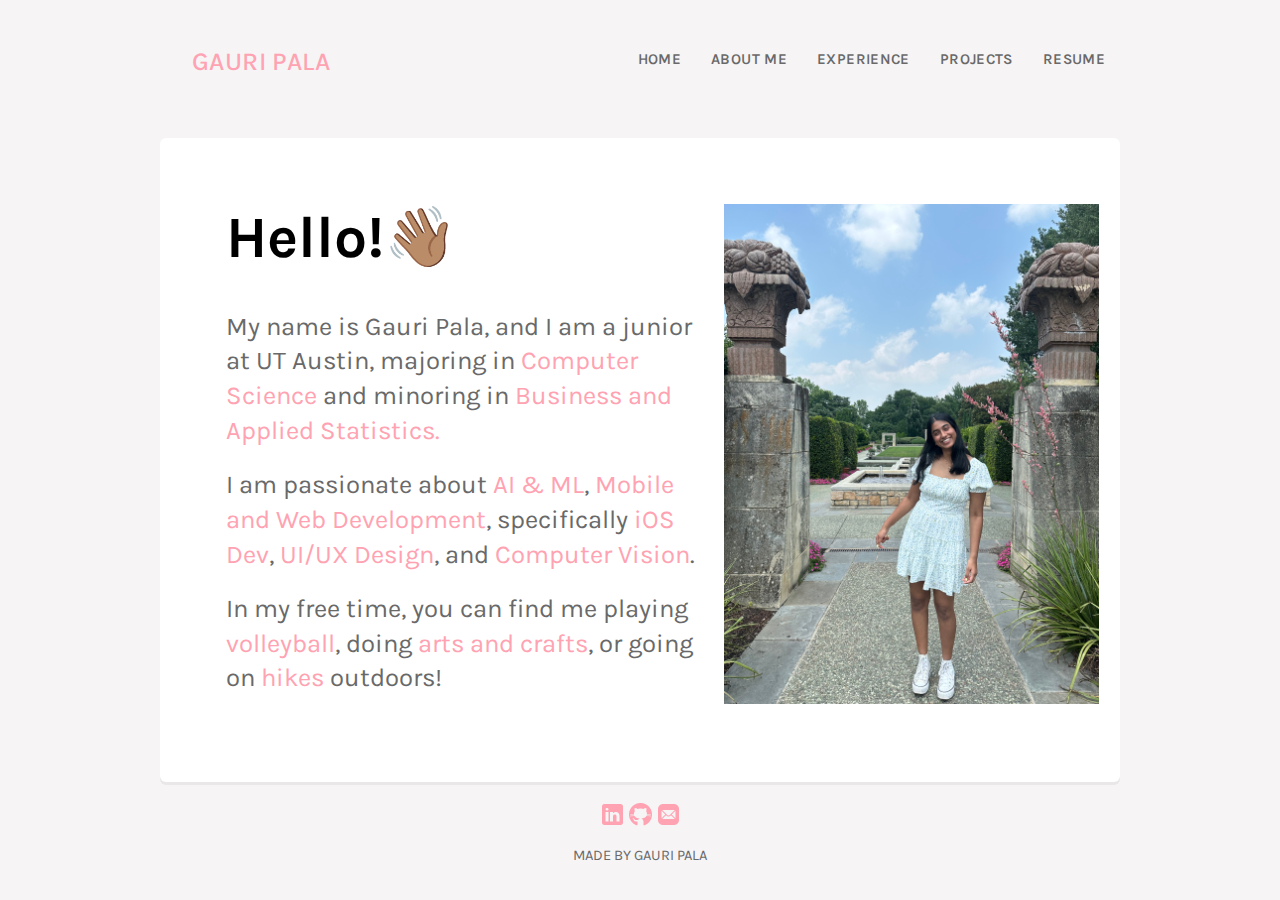
<file: index.html>
<!DOCTYPE HTML>
<html>
	<head>
		<title>Gauri Pala</title>
		<meta charset="utf-8" />
		<meta name="viewport" content="width=device-width, initial-scale=1, user-scalable=no" />
		<link rel="stylesheet" href="assets/css/main.css" />
	</head>
	<body class="home">
		<div id="page-wrapper">
			<!-- Header -->
				<div id="header-wrapper">
					<header id="header" class="container">
						<!-- Logo -->
							<div id="logo">
								<a href="index.html">GAURI PALA</a>
							</div>

						<!-- Nav -->
							<nav id="nav">
								<ul class="nav-links">
									<li class="current"><a href="index.html">HOME</a></li>
                  					<li><a href="about.html">ABOUT ME</a></li>
									<li><a href="experience.html">EXPERIENCE</a></li>
									<li><a href="projects.html">PROJECTS</a></li>
                  					<li><a href="resume.html">RESUME</a></li>
								</ul>
							</nav>

					</header>
				</div>

			<!-- Banner -->
				<div id="banner-wrapper">
					<div id="banner" class="box container">
						<div class="row">
							<div class="col-7 col-12-medium">
								<h2>Hello!👋🏽</h2>
								<p>My name is Gauri Pala, and I am a junior at UT Austin, majoring in 
                  <span style="color: #FFA2B1">Computer Science</span> 
                  and minoring in
                  <span style="color: #FFA2B1"> Business and Applied Statistics.</span></p>
                <p>I am passionate about 
					<span style="color: #FFA2B1">AI & ML</span>,
                  <span style="color: #FFA2B1">Mobile and Web Development</span>, specifically 
                  <span style="color: #FFA2B1">iOS Dev</span>, 
                  <span style="color: #FFA2B1">UI/UX Design</span>, and 
                  <span style="color: #FFA2B1">Computer Vision</span>.</p>
                <p>In my free time, you can find me playing 
                  <span style="color: #FFA2B1">volleyball</span>, doing <span style="color: #FFA2B1">arts and crafts</span>, or going on <span style="color: #FFA2B1">hikes</span> outdoors!</p>
              				</div>
							<div class="col-5 col-12-medium">
								<img src="assets/css/images/profile.jpg">
							</div>
						</div>
					</div>
				</div>

			<!-- Footer -->
			<div class="footer">
				<a href="https://www.linkedin.com/in/gauripala" target="_blank"> <img class="icon" src="assets/css/images/icons8-linkedin-50.png" alt="linkedin"></a>
				<a href="https://github.com/gauripala" target="_blank"> <img class="icon" src="assets/css/images/icons8-github-50.png" alt="github"></a>
				<a id="mailto" href="mailto:gauri.pala@utexas.edu"><img class="icon" src="assets/css/images/icons8-mail-50.png" alt="mail"></a>
				<p>MADE BY GAURI PALA</p>
			</div>

		<!-- Scripts -->

			<script src="assets/js/jquery.min.js"></script>
			<script src="assets/js/jquery.dropotron.min.js"></script>
			<script src="assets/js/browser.min.js"></script>
			<script src="assets/js/breakpoints.min.js"></script>
			<script src="assets/js/util.js"></script>
			<script src="assets/js/main.js"></script>

	</body>
</html>
</file>
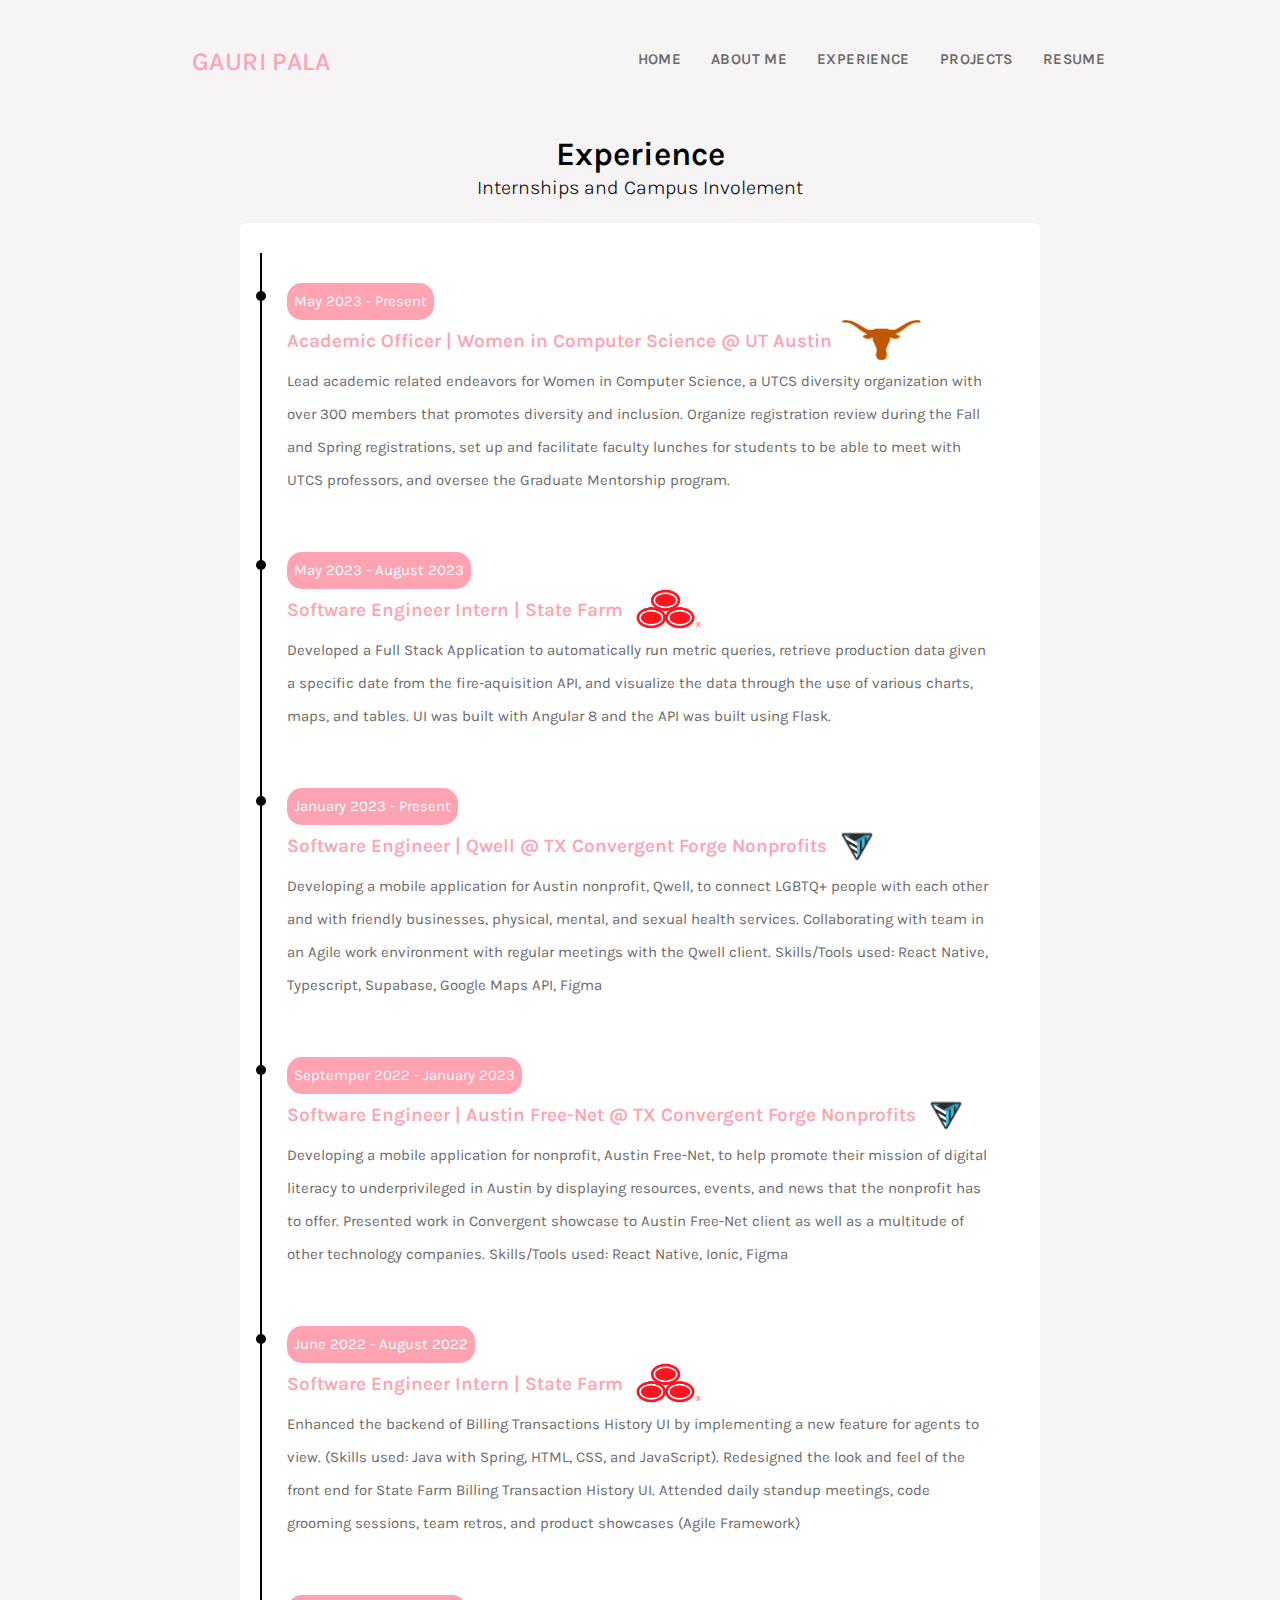
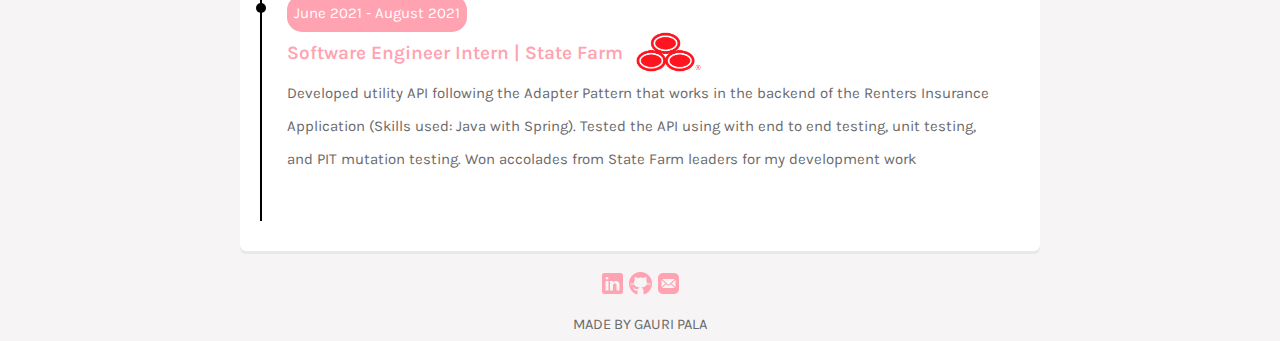
<file: experience.html>
<!DOCTYPE HTML>
<html>
	<head>
		<title>Gauri Pala</title>
		<meta charset="utf-8" />
		<meta name="viewport" content="width=device-width, initial-scale=1, user-scalable=no" />
		<link rel="stylesheet" href="assets/css/main.css" />
	</head>
	<body class="home">
		<div id="page-wrapper">
			<!-- Header -->
				<div id="header-wrapper">
					<header id="header" class="container">
						<!-- Logo -->
							<div id="logo">
								<a href="index.html">GAURI PALA</a>
							</div>

						<!-- Nav -->
						<nav id="nav">
							<ul class="nav-links">
								<li class="current"><a href="index.html">HOME</a></li>
								  <li><a href="about.html">ABOUT ME</a></li>
								<li><a href="experience.html">EXPERIENCE</a></li>
								<li><a href="projects.html">PROJECTS</a></li>
								  <li><a href="resume.html">RESUME</a></li>
							</ul>
						</nav>

					</header>
				</div>
				<h2 style="text-align: center; font-weight: 600; margin: 0">Experience</h2>
				<h3 style="text-align: center; font-weight: 300;">Internships and Campus Involement</h3>
				<div class="experience-wrapper">
					<div class="timeline">
						<ul>
						  <li>
							<span style="color: white">May 2023 - Present</span>
							<div class="content">
								<div style="display: flex;">
									<h3 style="font-weight: 600; margin: 0; font-size: 19px; display: flex;">Academic Officer | Women in Computer Science @ UT Austin</h3>
									<img src="assets/css/images/2560px-Texas_Longhorns_logo.svg.png" style="height: 40px; width: auto; padding-left: 10px;">
								</div>
							  <p>
								Lead academic related endeavors for Women in Computer Science, a UTCS diversity organization with over 300 members that promotes diversity and inclusion. Organize registration review during the Fall and Spring registrations, set up and facilitate faculty lunches for students to be able to meet with UTCS professors, and oversee the Graduate Mentorship program.
							  </p>
							</div>
						  </li>
						  <li>
							<span style="color: white">May 2023 - August 2023</span>
							<div class="content">
								<div style="display: flex;">
									<h3 style="font-weight: 600; margin: 0; font-size: 19px; display: flex;">Software Engineer Intern | State Farm</h3>
									<img src="assets/css/images/State-Farm-Symbol.png" style="height: 40px; width: auto; padding-left: 10px;">
								</div>
							  <p>
								Developed a Full Stack Application to automatically run metric queries, retrieve production data given a specific date from the fire-aquisition API, and visualize the data through the use of various charts, maps, and tables. UI was built with Angular 8 and the API was built using Flask.
							  </p>
							</div>
						  </li>
						  <li>
							<span style="color: white">January 2023 - Present</span>
							<div class="content">
								<div style="display: flex;">
									<h3 style="font-weight: 600; margin: 0; font-size: 19px; display: flex;">Software Engineer | Qwell @ TX Convergent Forge Nonprofits</h3>
									<img src="assets/css/images/logo.4f3c2372.png" style="height: 40px; width: auto; padding-left: 10px;">
								</div>	
							  <p>
								Developing a mobile application for Austin nonprofit, Qwell, to connect LGBTQ+ people with each other and with friendly businesses, physical, mental, and sexual health services. Collaborating with team in an Agile work environment with regular meetings with the Qwell client. Skills/Tools used: React Native, Typescript, Supabase, Google Maps API, Figma
							  </p>
							</div>
						  </li>
						  <li>
							<span style="color: white">Septemper 2022 - January 2023</span>
							<div class="content">
								<div style="display: flex;">
									<h3 style="font-weight: 600; margin: 0; font-size: 19px; display: flex;">Software Engineer | Austin Free-Net @ TX Convergent Forge Nonprofits</h3>
									<img src="assets/css/images/logo.4f3c2372.png" style="height: 40px; width: auto; padding-left: 10px;">
								</div>	
							  <p>
								Developing a mobile application for nonprofit, Austin Free-Net, to help promote their mission of digital literacy to underprivileged in Austin by displaying resources, events, and news that the nonprofit has to offer. Presented work in Convergent showcase to Austin Free-Net client as well as a multitude of other technology companies. Skills/Tools used: React Native, Ionic, Figma
							  </p>
							</div>
						  </li>
						  <li>
							<span style="color: white">June 2022 - August 2022</span>
							<div class="content">
								<div style="display: flex;">
									<h3 style="font-weight: 600; margin: 0; font-size: 19px; display: flex;">Software Engineer Intern | State Farm</h3>
									<img src="assets/css/images/State-Farm-Symbol.png" style="height: 40px; width: auto; padding-left: 10px;">
								</div>							  <p>
								Enhanced the backend of Billing Transactions History UI by implementing a new feature for agents to view. (Skills used: Java with Spring, HTML, CSS, and JavaScript). Redesigned the look and feel of the front end for State Farm Billing Transaction History UI. Attended daily standup meetings, code grooming sessions, team retros, and product showcases (Agile Framework)
							  </p>
							</div>
						  </li>
						  <li>
							<span style="color: white">June 2021 - August 2021</span>
							<div class="content">
								<div style="display: flex;">
									<h3 style="font-weight: 600; margin: 0; font-size: 19px; display: flex;">Software Engineer Intern | State Farm</h3>
									<img src="assets/css/images/State-Farm-Symbol.png" style="height: 40px; width: auto; padding-left: 10px;">
								</div>							  
							  <p>
								Developed utility API following the Adapter Pattern that works in the backend of the Renters Insurance Application (Skills used: Java with Spring). Tested the API using with end to end testing, unit testing, and PIT mutation testing. Won accolades from State Farm leaders for my development work
							  </p>
							</div>
						  </li>
						</ul>
					  </div>
				</div>
				

			<!-- Footer -->
			<div class="footer">
				<a href="https://www.linkedin.com/in/gauripala" target="_blank"> <img class="icon" src="assets/css/images/icons8-linkedin-50.png" alt="linkedin"></a>
				<a href="https://github.com/gauripala" target="_blank"> <img class="icon" src="assets/css/images/icons8-github-50.png" alt="github"></a>
				<a id="mailto" href="mailto:gauri.pala@utexas.edu"><img class="icon" src="assets/css/images/icons8-mail-50.png" alt="mail"></a>
				<p>MADE BY GAURI PALA</p>
			</div>

		<!-- Scripts -->

			<script src="assets/js/jquery.min.js"></script>
			<script src="assets/js/jquery.dropotron.min.js"></script>
			<script src="assets/js/browser.min.js"></script>
			<script src="assets/js/breakpoints.min.js"></script>
			<script src="assets/js/util.js"></script>
			<script src="assets/js/main.js"></script>

	</body>
</html>
</file>
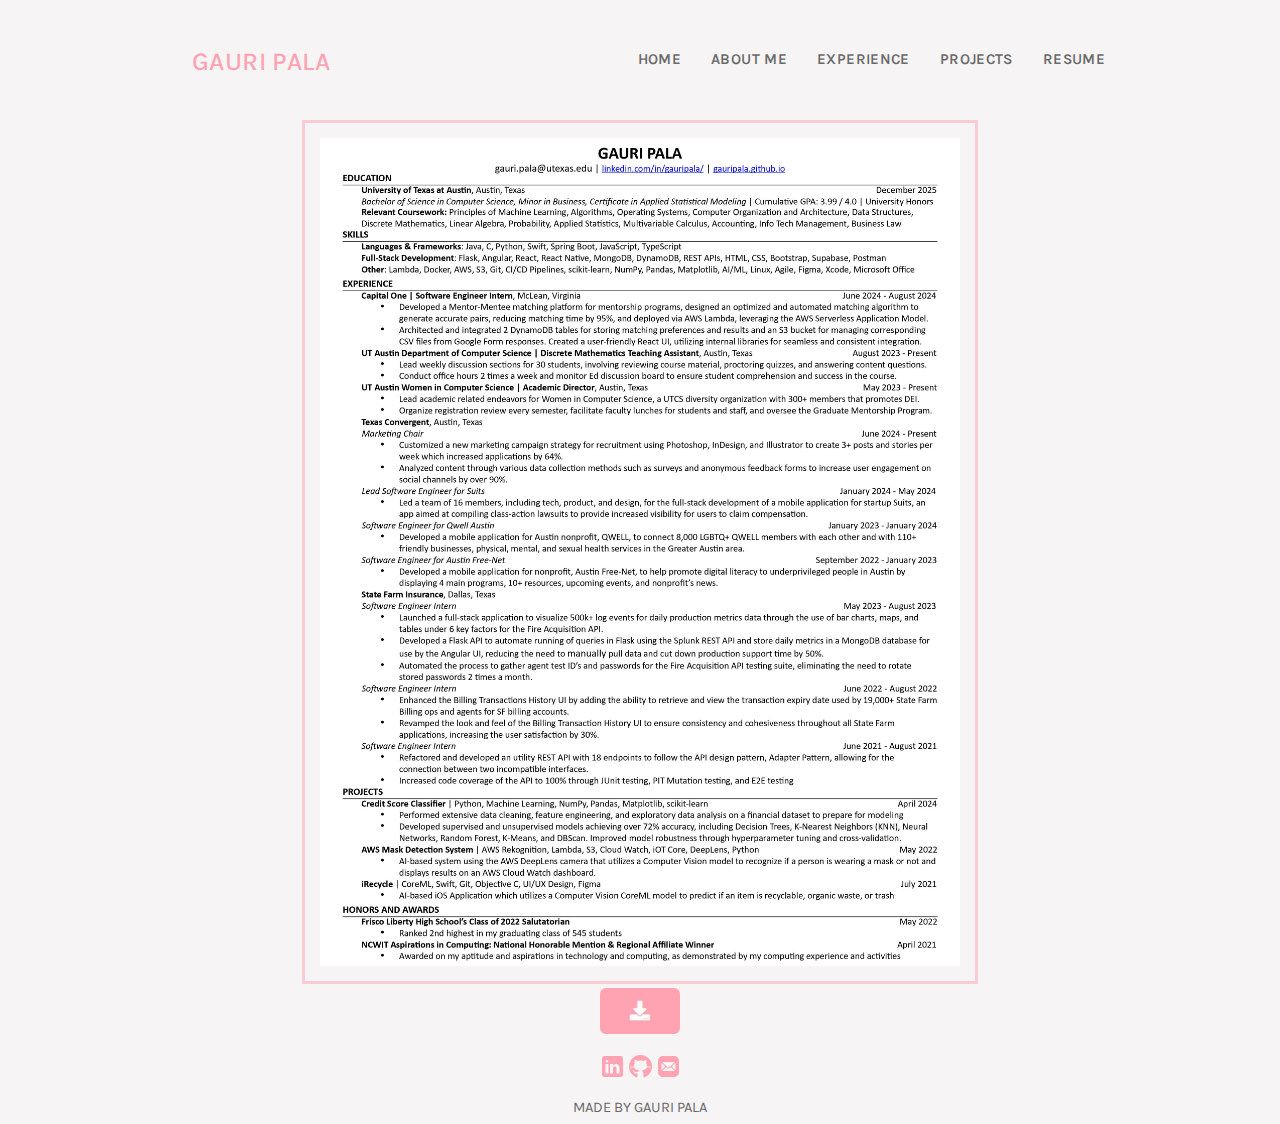
<file: resume.html>
<!DOCTYPE HTML>
<html>
	<head>
		<title>Gauri Pala</title>
		<meta charset="utf-8" />
		<meta name="viewport" content="width=device-width, initial-scale=1, user-scalable=no" />
		<link rel="stylesheet" href="assets/css/main.css" />
	</head>
	<body class="home">
		<div id="page-wrapper">
			<!-- Header -->
				<div id="header-wrapper">
					<header id="header" class="container">
						<!-- Logo -->
							<div id="logo">
								<a href="index.html">GAURI PALA</a>
							</div>


						<!-- Nav -->
						<nav id="nav">
							<ul class="nav-links">
								<li class="current"><a href="index.html">HOME</a></li>
								  <li><a href="about.html">ABOUT ME</a></li>
								<li><a href="experience.html">EXPERIENCE</a></li>
								<li><a href="projects.html">PROJECTS</a></li>
								  <li><a href="resume.html">RESUME</a></li>
							</ul>
						</nav>


					</header>
				</div>

				<div class="resume">
					<img class="resume_img" src="assets/css/images/Gauri_Pala_Fall24.jpg" alt="resume">
				
					<div>
					  <a class="download" href="assets/files/Gauri_Pala_Fall24.pdf" target="_blank">
					  <button class="download_btn"><i class="fas fa-download" aria-hidden="true"></i>
					  </button>
					</a>
					</div>
				</div>

			<!-- Footer -->
			<div class="footer">
				<a href="https://www.linkedin.com/in/gauripala" target="_blank"> <img class="icon" src="assets/css/images/icons8-linkedin-50.png" alt="linkedin"></a>
				<a href="https://github.com/gauripala" target="_blank"> <img class="icon" src="assets/css/images/icons8-github-50.png" alt="github"></a>
				<a id="mailto" href="mailto:gauri.pala@utexas.edu"><img class="icon" src="assets/css/images/icons8-mail-50.png" alt="mail"></a>
				<p>MADE BY GAURI PALA</p>
			</div>

		<!-- Scripts -->

			<script src="assets/js/jquery.min.js"></script>
			<script src="assets/js/jquery.dropotron.min.js"></script>
			<script src="assets/js/browser.min.js"></script>
			<script src="assets/js/breakpoints.min.js"></script>
			<script src="assets/js/util.js"></script>
			<script src="assets/js/main.js"></script>

	</body>
</html>
</file>
<file: assets/css/main.css>
@import url("fontawesome-all.min.css");
@import url("https://fonts.googleapis.com/css?family=Karla:300,400,500i,700,900,900i");


html, body, div, span, applet, object,
iframe, h1, h2, h3, h4, h5, h6, p, blockquote,
pre, a, abbr, acronym, address, big, cite,
code, del, dfn, em, img, ins, kbd, q, s, samp,
small, strike, strong, sub, sup, tt, var, b,
u, i, center, dl, dt, dd, ol, ul, li, fieldset,
form, label, legend, table, caption, tbody,
tfoot, thead, tr, th, td, article, aside,
canvas, details, embed, figure, figcaption,
footer, header, hgroup, menu, nav, output, ruby,
section, summary, time, mark, audio, video {
	margin: 0;
	padding: 0;
	border: 0;
	font-size: 100%;
	font: inherit;
	vertical-align: baseline;}

article, aside, details, figcaption, figure,
footer, header, hgroup, menu, nav, section {
	display: block;}

body {
	line-height: 1;
}

ol, ul {
	list-style: none;
}

blockquote, q {
	quotes: none;
}

	blockquote:before, blockquote:after, q:before, q:after {
		content: '';
		content: none;
	}

table {
	border-collapse: collapse;
	border-spacing: 0;
}

body {
	-webkit-text-size-adjust: none;
}

mark {
	background-color: transparent;
	color: inherit;
}

input::-moz-focus-inner {
	border: 0;
	padding: 0;
}

input, select, textarea {
	-moz-appearance: none;
	-webkit-appearance: none;
	-ms-appearance: none;
	appearance: none;
}

/* Basic */

	@-ms-viewport {
		width: device-width;
	}

	html {
		box-sizing: border-box;
	}

	*, *:before, *:after {
		box-sizing: inherit;
	}

	body {
		background-color: #f6f4f5;
		background-position: top left, top left;
		background-repeat: repeat-x, repeat;
		background-size: 100% 30em, auto;
		font-family: 'Karla', sans-serif;
		font-size: 13pt;
		color: #696969;
		font-weight: 400;
		line-height: 2.25em;
	}

		body.is-preload *, body.is-preload *:before, body.is-preload *:after {
			-moz-animation: none !important;
			-webkit-animation: none !important;
			-ms-animation: none !important;
			animation: none !important;
			-moz-transition: none !important;
			-webkit-transition: none !important;
			-ms-transition: none !important;
			transition: none !important;
		}


	a {
		color: #FFA2B1;
		text-decoration: underline;
	}

		a:hover {
			text-decoration: none;
		}

	h1, h2, h3, h4, h5, h6 {
		color: black;
		/* font-weight: 800; */
	}

		h1 a, h2 a, h3 a, h4 a, h5 a, h6 a {
			color: inherit;
			text-decoration: none;
			outline: 0;
		}

	h2 {
		font-size: 2.25em;
		margin: 0 0 1.1em 0;
		line-height: 1em;
	}

	h3 {
		font-size: 1.35em;
		margin: 0 0 1em 0;
	}

	b, strong {
		font-weight: 600;
		color: #444;
	}

	i, em {
		font-style: italic;
	}

	br.clear {
		clear: both;
	}

	sub {
		position: relative;
		top: 0.5em;
		font-size: 0.8em;
	}

	sup {
		position: relative;
		top: -0.5em;
		font-size: 0.8em;
	}

	hr {
		border: 0;
		border-top: solid 1px #eee;
	}

	blockquote {
		border-left: solid 0.5em #eee;
		padding: 1em 0 1em 2em;
		font-style: italic;
	}



/* Container */

	.container {
		margin: 0 auto;
		max-width: 100%;
		width: 1400px;
	}

		@media screen and (max-width: 1680px) {

			.container {
				width: 1200px;
			}

		}

		@media screen and (max-width: 1280px) {

			.container {
				width: 960px;
			}

		}

		@media screen and (max-width: 980px) {

			.container {
				width: 90%;
			}

		}

		@media screen and (max-width: 736px) {

			.container {
				width: 100%;
			}

		}

/* Row */

	.row {
		display: flex;
		flex-wrap: wrap;
		box-sizing: border-box;
		align-items: stretch;
	}

		.row > * {
			box-sizing: border-box;
		}

		.row.gtr-uniform > * > :last-child {
			margin-bottom: 0;
		}

		.row.aln-left {
			justify-content: flex-start;
		}

		.row.aln-center {
			justify-content: center;
		}

		.row.aln-right {
			justify-content: flex-end;
		}

		.row.aln-top {
			align-items: flex-start;
		}

		.row.aln-middle {
			align-items: center;
		}

		.row.aln-bottom {
			align-items: flex-end;
		}

		.row > .imp {
			order: -1;
		}

		.row > .col-1 {
			width: 8.33333%;
		}

		.row > .off-1 {
			margin-left: 8.33333%;
		}

		.row > .col-2 {
			width: 16.66667%;
		}

		.row > .off-2 {
			margin-left: 16.66667%;
		}

		.row > .col-3 {
			width: 25%;
		}

		.row > .off-3 {
			margin-left: 25%;
		}

		.row > .col-4 {
			width: 33.33333%;
		}

		.row > .off-4 {
			margin-left: 33.33333%;
		}

		.row > .col-5 {
			width: 41.66667%;
		}

		.row > .off-5 {
			margin-left: 41.66667%;
		}

		.row > .col-6 {
			width: 50%;
		}

		.row > .off-6 {
			margin-left: 50%;
		}

		.row > .col-7 {
			width: 58.33333%;
		}

		.row > .off-7 {
			margin-left: 58.33333%;
		}

		.row > .col-8 {
			width: 66.66667%;
		}

		.row > .off-8 {
			margin-left: 66.66667%;
		}

		.row > .col-9 {
			width: 75%;
		}

		.row > .off-9 {
			margin-left: 75%;
		}

		.row > .col-10 {
			width: 83.33333%;
		}

		.row > .off-10 {
			margin-left: 83.33333%;
		}

		.row > .col-11 {
			width: 91.66667%;
		}

		.row > .off-11 {
			margin-left: 91.66667%;
		}

		.row > .col-12 {
			width: 100%;
		}

		.row > .off-12 {
			margin-left: 100%;
		}

		.row.gtr-0 {
			margin-top: 0px;
			margin-left: 0px;
		}

			.row.gtr-0 > * {
				padding: 0px 0 0 0px;
			}

			.row.gtr-0.gtr-uniform {
				margin-top: 0px;
			}

				.row.gtr-0.gtr-uniform > * {
					padding-top: 0px;
				}

		.row.gtr-25 {
			margin-top: -10px;
			margin-left: -10px;
		}

			.row.gtr-25 > * {
				padding: 10px 0 0 10px;
			}

			.row.gtr-25.gtr-uniform {
				margin-top: -10px;
			}

				.row.gtr-25.gtr-uniform > * {
					padding-top: 10px;
				}

		.row.gtr-50 {
			margin-top: -20px;
			margin-left: -20px;
		}

			.row.gtr-50 > * {
				padding: 20px 0 0 20px;
			}

			.row.gtr-50.gtr-uniform {
				margin-top: -20px;
			}

				.row.gtr-50.gtr-uniform > * {
					padding-top: 20px;
				}

		.row {
			margin-top: -40px;
			margin-left: -40px;
		}

			.row > * {
				padding: 40px 0 0 40px;
			}

			.row.gtr-uniform {
				margin-top: -40px;
			}

				.row.gtr-uniform > * {
					padding-top: 40px;
				}

		.row.gtr-150 {
			margin-top: -60px;
			margin-left: -60px;
		}

			.row.gtr-150 > * {
				padding: 60px 0 0 60px;
			}

			.row.gtr-150.gtr-uniform {
				margin-top: -60px;
			}

				.row.gtr-150.gtr-uniform > * {
					padding-top: 60px;
				}

		.row.gtr-200 {
			margin-top: -80px;
			margin-left: -80px;
		}

			.row.gtr-200 > * {
				padding: 80px 0 0 80px;
			}

			.row.gtr-200.gtr-uniform {
				margin-top: -80px;
			}

				.row.gtr-200.gtr-uniform > * {
					padding-top: 80px;
				}

		@media screen and (max-width: 1680px) {

			.row {
				display: flex;
				flex-wrap: wrap;
				box-sizing: border-box;
				align-items: stretch;
			}

				.row > * {
					box-sizing: border-box;
				}

				.row.gtr-uniform > * > :last-child {
					margin-bottom: 0;
				}

				.row.aln-left {
					justify-content: flex-start;
				}

				.row.aln-center {
					justify-content: center;
				}

				.row.aln-right {
					justify-content: flex-end;
				}

				.row.aln-top {
					align-items: flex-start;
				}

				.row.aln-middle {
					align-items: center;
				}

				.row.aln-bottom {
					align-items: flex-end;
				}

				.row > .imp-xlarge {
					order: -1;
				}

				.row > .col-1-xlarge {
					width: 8.33333%;
				}

				.row > .off-1-xlarge {
					margin-left: 8.33333%;
				}

				.row > .col-2-xlarge {
					width: 16.66667%;
				}

				.row > .off-2-xlarge {
					margin-left: 16.66667%;
				}

				.row > .col-3-xlarge {
					width: 25%;
				}

				.row > .off-3-xlarge {
					margin-left: 25%;
				}

				.row > .col-4-xlarge {
					width: 33.33333%;
				}

				.row > .off-4-xlarge {
					margin-left: 33.33333%;
				}

				.row > .col-5-xlarge {
					width: 41.66667%;
				}

				.row > .off-5-xlarge {
					margin-left: 41.66667%;
				}

				.row > .col-6-xlarge {
					width: 50%;
				}

				.row > .off-6-xlarge {
					margin-left: 50%;
				}

				.row > .col-7-xlarge {
					width: 58.33333%;
				}

				.row > .off-7-xlarge {
					margin-left: 58.33333%;
				}

				.row > .col-8-xlarge {
					width: 66.66667%;
				}

				.row > .off-8-xlarge {
					margin-left: 66.66667%;
				}

				.row > .col-9-xlarge {
					width: 75%;
				}

				.row > .off-9-xlarge {
					margin-left: 75%;
				}

				.row > .col-10-xlarge {
					width: 83.33333%;
				}

				.row > .off-10-xlarge {
					margin-left: 83.33333%;
				}

				.row > .col-11-xlarge {
					width: 91.66667%;
				}

				.row > .off-11-xlarge {
					margin-left: 91.66667%;
				}

				.row > .col-12-xlarge {
					width: 100%;
				}

				.row > .off-12-xlarge {
					margin-left: 100%;
				}

				.row.gtr-0 {
					margin-top: 0px;
					margin-left: 0px;
				}

					.row.gtr-0 > * {
						padding: 0px 0 0 0px;
					}

					.row.gtr-0.gtr-uniform {
						margin-top: 0px;
					}

						.row.gtr-0.gtr-uniform > * {
							padding-top: 0px;
						}

				.row.gtr-25 {
					margin-top: -10px;
					margin-left: -10px;
				}

					.row.gtr-25 > * {
						padding: 10px 0 0 10px;
					}

					.row.gtr-25.gtr-uniform {
						margin-top: -10px;
					}

						.row.gtr-25.gtr-uniform > * {
							padding-top: 10px;
						}

				.row.gtr-50 {
					margin-top: -20px;
					margin-left: -20px;
				}

					.row.gtr-50 > * {
						padding: 20px 0 0 20px;
					}

					.row.gtr-50.gtr-uniform {
						margin-top: -20px;
					}

						.row.gtr-50.gtr-uniform > * {
							padding-top: 20px;
						}

				.row {
					margin-top: -40px;
					margin-left: -40px;
				}

					.row > * {
						padding: 40px 0 0 40px;
					}

					.row.gtr-uniform {
						margin-top: -40px;
					}

						.row.gtr-uniform > * {
							padding-top: 40px;
						}

				.row.gtr-150 {
					margin-top: -60px;
					margin-left: -60px;
				}

					.row.gtr-150 > * {
						padding: 60px 0 0 60px;
					}

					.row.gtr-150.gtr-uniform {
						margin-top: -60px;
					}

						.row.gtr-150.gtr-uniform > * {
							padding-top: 60px;
						}

				.row.gtr-200 {
					margin-top: -80px;
					margin-left: -80px;
				}

					.row.gtr-200 > * {
						padding: 80px 0 0 80px;
					}

					.row.gtr-200.gtr-uniform {
						margin-top: -80px;
					}

						.row.gtr-200.gtr-uniform > * {
							padding-top: 80px;
						}

		}

		@media screen and (max-width: 1280px) {

			.row {
				display: flex;
				flex-wrap: wrap;
				box-sizing: border-box;
				align-items: stretch;
			}

				.row > * {
					box-sizing: border-box;
				}

				.row.gtr-uniform > * > :last-child {
					margin-bottom: 0;
				}

				.row.aln-left {
					justify-content: flex-start;
				}

				.row.aln-center {
					justify-content: center;
				}

				.row.aln-right {
					justify-content: flex-end;
				}

				.row.aln-top {
					align-items: flex-start;
				}

				.row.aln-middle {
					align-items: center;
				}

				.row.aln-bottom {
					align-items: flex-end;
				}

				.row > .imp-large {
					order: -1;
				}

				.row > .col-1-large {
					width: 8.33333%;
				}

				.row > .off-1-large {
					margin-left: 8.33333%;
				}

				.row > .col-2-large {
					width: 16.66667%;
				}

				.row > .off-2-large {
					margin-left: 16.66667%;
				}

				.row > .col-3-large {
					width: 25%;
				}

				.row > .off-3-large {
					margin-left: 25%;
				}

				.row > .col-4-large {
					width: 33.33333%;
				}

				.row > .off-4-large {
					margin-left: 33.33333%;
				}

				.row > .col-5-large {
					width: 41.66667%;
				}

				.row > .off-5-large {
					margin-left: 41.66667%;
				}

				.row > .col-6-large {
					width: 50%;
				}

				.row > .off-6-large {
					margin-left: 50%;
				}

				.row > .col-7-large {
					width: 58.33333%;
				}

				.row > .off-7-large {
					margin-left: 58.33333%;
				}

				.row > .col-8-large {
					width: 66.66667%;
				}

				.row > .off-8-large {
					margin-left: 66.66667%;
				}

				.row > .col-9-large {
					width: 75%;
				}

				.row > .off-9-large {
					margin-left: 75%;
				}

				.row > .col-10-large {
					width: 83.33333%;
				}

				.row > .off-10-large {
					margin-left: 83.33333%;
				}

				.row > .col-11-large {
					width: 91.66667%;
				}

				.row > .off-11-large {
					margin-left: 91.66667%;
				}

				.row > .col-12-large {
					width: 100%;
				}

				.row > .off-12-large {
					margin-left: 100%;
				}

				.row.gtr-0 {
					margin-top: 0px;
					margin-left: 0px;
				}

					.row.gtr-0 > * {
						padding: 0px 0 0 0px;
					}

					.row.gtr-0.gtr-uniform {
						margin-top: 0px;
					}

						.row.gtr-0.gtr-uniform > * {
							padding-top: 0px;
						}

				.row.gtr-25 {
					margin-top: -6.25px;
					margin-left: -6.25px;
				}

					.row.gtr-25 > * {
						padding: 6.25px 0 0 6.25px;
					}

					.row.gtr-25.gtr-uniform {
						margin-top: -6.25px;
					}

						.row.gtr-25.gtr-uniform > * {
							padding-top: 6.25px;
						}

				.row.gtr-50 {
					margin-top: -12.5px;
					margin-left: -12.5px;
				}

					.row.gtr-50 > * {
						padding: 12.5px 0 0 12.5px;
					}

					.row.gtr-50.gtr-uniform {
						margin-top: -12.5px;
					}

						.row.gtr-50.gtr-uniform > * {
							padding-top: 12.5px;
						}

				.row {
					margin-top: -25px;
					margin-left: -25px;
				}

					.row > * {
						padding: 25px 0 0 25px;
					}

					.row.gtr-uniform {
						margin-top: -25px;
					}

						.row.gtr-uniform > * {
							padding-top: 25px;
						}

				.row.gtr-150 {
					margin-top: -37.5px;
					margin-left: -37.5px;
				}

					.row.gtr-150 > * {
						padding: 37.5px 0 0 37.5px;
					}

					.row.gtr-150.gtr-uniform {
						margin-top: -37.5px;
					}

						.row.gtr-150.gtr-uniform > * {
							padding-top: 37.5px;
						}

				.row.gtr-200 {
					margin-top: -50px;
					margin-left: -50px;
				}

					.row.gtr-200 > * {
						padding: 50px 0 0 50px;
					}

					.row.gtr-200.gtr-uniform {
						margin-top: -50px;
					}

						.row.gtr-200.gtr-uniform > * {
							padding-top: 50px;
						}

		}

		@media screen and (max-width: 980px) {

			.row {
				display: flex;
				flex-wrap: wrap;
				box-sizing: border-box;
				align-items: stretch;
			}

				.row > * {
					box-sizing: border-box;
				}

				.row.gtr-uniform > * > :last-child {
					margin-bottom: 0;
				}

				.row.aln-left {
					justify-content: flex-start;
				}

				.row.aln-center {
					justify-content: center;
				}

				.row.aln-right {
					justify-content: flex-end;
				}

				.row.aln-top {
					align-items: flex-start;
				}

				.row.aln-middle {
					align-items: center;
				}

				.row.aln-bottom {
					align-items: flex-end;
				}

				.row > .imp-medium {
					order: -1;
				}

				.row > .col-1-medium {
					width: 8.33333%;
				}

				.row > .off-1-medium {
					margin-left: 8.33333%;
				}

				.row > .col-2-medium {
					width: 16.66667%;
				}

				.row > .off-2-medium {
					margin-left: 16.66667%;
				}

				.row > .col-3-medium {
					width: 25%;
				}

				.row > .off-3-medium {
					margin-left: 25%;
				}

				.row > .col-4-medium {
					width: 33.33333%;
				}

				.row > .off-4-medium {
					margin-left: 33.33333%;
				}

				.row > .col-5-medium {
					width: 41.66667%;
				}

				.row > .off-5-medium {
					margin-left: 41.66667%;
				}

				.row > .col-6-medium {
					width: 50%;
				}

				.row > .off-6-medium {
					margin-left: 50%;
				}

				.row > .col-7-medium {
					width: 58.33333%;
				}

				.row > .off-7-medium {
					margin-left: 58.33333%;
				}

				.row > .col-8-medium {
					width: 66.66667%;
				}

				.row > .off-8-medium {
					margin-left: 66.66667%;
				}

				.row > .col-9-medium {
					width: 75%;
				}

				.row > .off-9-medium {
					margin-left: 75%;
				}

				.row > .col-10-medium {
					width: 83.33333%;
				}

				.row > .off-10-medium {
					margin-left: 83.33333%;
				}

				.row > .col-11-medium {
					width: 91.66667%;
				}

				.row > .off-11-medium {
					margin-left: 91.66667%;
				}

				.row > .col-12-medium {
					width: 100%;
				}

				.row > .off-12-medium {
					margin-left: 100%;
				}

				.row.gtr-0 {
					margin-top: 0px;
					margin-left: 0px;
				}

					.row.gtr-0 > * {
						padding: 0px 0 0 0px;
					}

					.row.gtr-0.gtr-uniform {
						margin-top: 0px;
					}

						.row.gtr-0.gtr-uniform > * {
							padding-top: 0px;
						}

				.row.gtr-25 {
					margin-top: -6.25px;
					margin-left: -6.25px;
				}

					.row.gtr-25 > * {
						padding: 6.25px 0 0 6.25px;
					}

					.row.gtr-25.gtr-uniform {
						margin-top: -6.25px;
					}

						.row.gtr-25.gtr-uniform > * {
							padding-top: 6.25px;
						}

				.row.gtr-50 {
					margin-top: -12.5px;
					margin-left: -12.5px;
				}

					.row.gtr-50 > * {
						padding: 12.5px 0 0 12.5px;
					}

					.row.gtr-50.gtr-uniform {
						margin-top: -12.5px;
					}

						.row.gtr-50.gtr-uniform > * {
							padding-top: 12.5px;
						}

				.row {
					margin-top: -25px;
					margin-left: -25px;
				}

					.row > * {
						padding: 25px 0 0 25px;
					}

					.row.gtr-uniform {
						margin-top: -25px;
					}

						.row.gtr-uniform > * {
							padding-top: 25px;
						}

				.row.gtr-150 {
					margin-top: -37.5px;
					margin-left: -37.5px;
				}

					.row.gtr-150 > * {
						padding: 37.5px 0 0 37.5px;
					}

					.row.gtr-150.gtr-uniform {
						margin-top: -37.5px;
					}

						.row.gtr-150.gtr-uniform > * {
							padding-top: 37.5px;
						}

				.row.gtr-200 {
					margin-top: -50px;
					margin-left: -50px;
				}

					.row.gtr-200 > * {
						padding: 50px 0 0 50px;
					}

					.row.gtr-200.gtr-uniform {
						margin-top: -50px;
					}

						.row.gtr-200.gtr-uniform > * {
							padding-top: 50px;
						}

		}

		@media screen and (max-width: 736px) {

			.row {
				display: flex;
				flex-wrap: wrap;
				box-sizing: border-box;
				align-items: stretch;
			}

				.row > * {
					box-sizing: border-box;
				}

				.row.gtr-uniform > * > :last-child {
					margin-bottom: 0;
				}

				.row.aln-left {
					justify-content: flex-start;
				}

				.row.aln-center {
					justify-content: center;
				}

				.row.aln-right {
					justify-content: flex-end;
				}

				.row.aln-top {
					align-items: flex-start;
				}

				.row.aln-middle {
					align-items: center;
				}

				.row.aln-bottom {
					align-items: flex-end;
				}

				.row > .imp-small {
					order: -1;
				}

				.row > .col-1-small {
					width: 8.33333%;
				}

				.row > .off-1-small {
					margin-left: 8.33333%;
				}

				.row > .col-2-small {
					width: 16.66667%;
				}

				.row > .off-2-small {
					margin-left: 16.66667%;
				}

				.row > .col-3-small {
					width: 25%;
				}

				.row > .off-3-small {
					margin-left: 25%;
				}

				.row > .col-4-small {
					width: 33.33333%;
				}

				.row > .off-4-small {
					margin-left: 33.33333%;
				}

				.row > .col-5-small {
					width: 41.66667%;
				}

				.row > .off-5-small {
					margin-left: 41.66667%;
				}

				.row > .col-6-small {
					width: 50%;
				}

				.row > .off-6-small {
					margin-left: 50%;
				}

				.row > .col-7-small {
					width: 58.33333%;
				}

				.row > .off-7-small {
					margin-left: 58.33333%;
				}

				.row > .col-8-small {
					width: 66.66667%;
				}

				.row > .off-8-small {
					margin-left: 66.66667%;
				}

				.row > .col-9-small {
					width: 75%;
				}

				.row > .off-9-small {
					margin-left: 75%;
				}

				.row > .col-10-small {
					width: 83.33333%;
				}

				.row > .off-10-small {
					margin-left: 83.33333%;
				}

				.row > .col-11-small {
					width: 91.66667%;
				}

				.row > .off-11-small {
					margin-left: 91.66667%;
				}

				.row > .col-12-small {
					width: 100%;
				}

				.row > .off-12-small {
					margin-left: 100%;
				}

				.row.gtr-0 {
					margin-top: 0px;
					margin-left: 0px;
				}

					.row.gtr-0 > * {
						padding: 0px 0 0 0px;
					}

					.row.gtr-0.gtr-uniform {
						margin-top: 0px;
					}

						.row.gtr-0.gtr-uniform > * {
							padding-top: 0px;
						}

				.row.gtr-25 {
					margin-top: -5px;
					margin-left: -5px;
				}

					.row.gtr-25 > * {
						padding: 5px 0 0 5px;
					}

					.row.gtr-25.gtr-uniform {
						margin-top: -5px;
					}

						.row.gtr-25.gtr-uniform > * {
							padding-top: 5px;
						}

				.row.gtr-50 {
					margin-top: -10px;
					margin-left: -10px;
				}

					.row.gtr-50 > * {
						padding: 10px 0 0 10px;
					}

					.row.gtr-50.gtr-uniform {
						margin-top: -10px;
					}

						.row.gtr-50.gtr-uniform > * {
							padding-top: 10px;
						}

				.row {
					margin-top: -20px;
					margin-left: -20px;
				}

					.row > * {
						padding: 20px 0 0 20px;
					}

					.row.gtr-uniform {
						margin-top: -20px;
					}

						.row.gtr-uniform > * {
							padding-top: 20px;
						}

				.row.gtr-150 {
					margin-top: -30px;
					margin-left: -30px;
				}

					.row.gtr-150 > * {
						padding: 30px 0 0 30px;
					}

					.row.gtr-150.gtr-uniform {
						margin-top: -30px;
					}

						.row.gtr-150.gtr-uniform > * {
							padding-top: 30px;
						}

				.row.gtr-200 {
					margin-top: -40px;
					margin-left: -40px;
				}

					.row.gtr-200 > * {
						padding: 40px 0 0 40px;
					}

					.row.gtr-200.gtr-uniform {
						margin-top: -40px;
					}

						.row.gtr-200.gtr-uniform > * {
							padding-top: 40px;
						}

		}


/* Button */

	input[type="button"],
	input[type="submit"],
	input[type="reset"],
	button,
	.button {
		-moz-transition: background-color .25s ease-in-out;
		-webkit-transition: background-color .25s ease-in-out;
		-ms-transition: background-color .25s ease-in-out;
		transition: background-color .25s ease-in-out;
		-webkit-appearance: none;
		position: relative;
		display: inline-block;
		background: #FFA2B1;
		color: #fff;
		text-decoration: none;
		border-radius: 6px;
		/* font-weight: 800; */
		outline: 0;
		border: 0;
		cursor: pointer;
		font-size: 1.35em;
		padding: 0.6em 1.5em;
	}

		input[type="button"].icon:before,
		input[type="submit"].icon:before,
		input[type="reset"].icon:before,
		button.icon:before,
		.button.icon:before {
			position: relative;
			margin-right: 0.5em;
			top: 0.05em;
		}

		input[type="button"]:hover,
		input[type="submit"]:hover,
		input[type="reset"]:hover,
		button:hover,
		.button:hover {
			background: #cab3ba;
		}

		input[type="button"]:active,
		input[type="submit"]:active,
		input[type="reset"]:active,
		button:active,
		.button:active {
			background: #cab3ba;
		}

		input[type="button"].alt,
		input[type="submit"].alt,
		input[type="reset"].alt,
		button.alt,
		.button.alt {
			background: #f1f1f1;
			background: rgba(0, 0, 0, 0.05);
			color: #444;
		}

			input[type="button"].alt:hover,
			input[type="submit"].alt:hover,
			input[type="reset"].alt:hover,
			button.alt:hover,
			.button.alt:hover {
				background: #e8e8e8;
				background: rgba(0, 0, 0, 0.085);
			}

			input[type="button"].alt:active,
			input[type="submit"].alt:active,
			input[type="reset"].alt:active,
			button.alt:active,
			.button.alt:active {
				background: #e4e4e4;
				background: rgba(0, 0, 0, 0.15);
			}

		input[type="button"].large,
		input[type="submit"].large,
		input[type="reset"].large,
		button.large,
		.button.large {
			font-size: 2.25em;
			padding: 0.8em 0.9em;
		}


/* Actions */

	ul.actions {
		list-style: none;
		padding-left: 0;
	}

		ul.actions li {
			display: inline-block;
			padding: 0 0 0 0.25em;
			margin: 0 0 0 0.25em;
		}

			ul.actions li:first-child {
				margin-left: 0;
				padding-left: 0;
			}

/* Menu */

	ul.menu {
		list-style: none;
		padding-left: 0;
	}

		ul.menu li {
			border-left: solid 1px #e0e0e0;
			display: inline-block;
			padding: 0 0 0 0.75em;
			margin: 0 0 0 0.75em;
		}

			ul.menu li:first-child {
				border-left: 0;
				margin-left: 0;
				padding-left: 0;
			}

/* Box */

	.box {
		background: #fff;
		border-radius: 6px;
		box-shadow: 0px 3px 0px 0px rgba(0, 0, 0, 0.05);
		padding: 2em;
	}

		.box.feature {
			padding: 0;
		}

			.box.feature .inner {
				padding: 4em 2em 3em 2em;
			}

			.box.feature h2 {
				font-size: 1.35em;
			}

			.box.feature p {
				margin: 0;
			}

			.box.feature .image {
				position: relative;
				margin: 0;
			}

				.box.feature .image img {
					border-bottom-left-radius: 0;
					border-bottom-right-radius: 0;
				}


/* Icons */

	.icon {
		text-decoration: none;
		position: relative;
		text-decoration: none;
	}

		.icon:before {
			-moz-osx-font-smoothing: grayscale;
			-webkit-font-smoothing: antialiased;
			display: inline-block;
			font-style: normal;
			font-variant: normal;
			text-rendering: auto;
			line-height: 1;
			text-transform: none !important;
			font-family: 'Font Awesome 5 Free';
			/* font-weight: 400; */
		}

		.icon:before {
			line-height: inherit;
		}


		.icon.brands:before {
			font-family: 'Font Awesome 5 Free';
		}

		.icon > .label {
			display: none;
		}

/* Widgets */

	.widget.thumbnails .grid {
		margin: 0 0 3em 0;
	}

	.widget.thumbnails .image {
		margin: 0;
	}

	.widget.contact ul {
		list-style: none;
		padding-left: 0;
		overflow: hidden;
		position: relative;
		left: -4px;
		top: 4px;
		margin-bottom: 1.5em;
	}

		.widget.contact ul li {
			display: inline-block;
			margin-right: 0.25em;
			padding-left: 0;
		}

			.widget.contact ul li a {
				-moz-transition: background-color .25s ease-in-out;
				-webkit-transition: background-color .25s ease-in-out;
				-ms-transition: background-color .25s ease-in-out;
				transition: background-color .25s ease-in-out;
				display: inline-block;
				width: 2.5em;
				height: 2.5em;
				text-align: center;
				line-height: 2.5em;
				border-radius: 0.35em;
				outline: 0;
				opacity: 0.75;
				text-decoration: none;
				background: #222222;
			}

				.widget.contact ul li a:before {
					color: #f3f3f3;
					font-size: 1.5em;
					line-height: inherit;
				}

				.widget.contact ul li a:hover {
					background: #444444;
				}

				.widget.contact ul li a:active {
					background: #666666;
				}

/* Wrappers */

	#header-wrapper {
		padding: 2em 0 3em 0;
	}

	#features-wrapper {
		padding: 3em 0 3em 0;
	}

	#main-wrapper {
		background: #fff;
		box-shadow: 0px 3px 0px 0px rgba(0, 0, 0, 0.05);
		padding: 5em 0 5em 0;
	}

	#footer-wrapper {
		padding: 6em 0 8em 0;
	}

/* Header */

	#header {
		position: relative;
	}

/* Logo */

	#logo {
		display: inline-block;
	}

		#logo a {
			color: #FFA2B1;
			font-weight: 500;
			line-height: 2.5em;
			letter-spacing: .015em;
			font-size: 1.75em;
			vertical-align: middle;
			margin: 0 0 0 1.25em;
			text-decoration: none;
		}

/* Nav */


  .nav-links li{
	list-style: none;
  }
  .nav-links li a{
	position: relative;
	color: #333;
	font-size: 15px;
	font-weight: 600;
	padding: 6px 0;
	text-decoration: none;
  }
  .nav-links li a:before{
	content: '';
	position: absolute;
	bottom: 0;
	left: 0;
	/* height: 3px; */
	width: 0%;
	/* background: #FFA2B1; */
	/* border-radius: 12px; */
	transition: all 0.4s ease;
	width: 0%;
	height: 10px;
	top: 49%;
	background: rgba(255, 162, 177, 0.4);
	margin-left: 10%;
  }

  .nav-links li a:hover:before{
	width: 70%;
  }
  .nav-links li.center a:before{
	left: 50%;
	transform: translateX(-50%);
  }
  .nav-links li.upward a:before{
	width: 100%;
	bottom: -5px;
	opacity: 0;
  }
  .nav-links li.upward a:hover:before{
	bottom: 0px;
	opacity: 1;
  }
  .nav-links li.forward a:before{
	width: 100%;
	transform: scaleX(0);
	transform-origin: right;
	transition: transform 0.4s ease;
  }
  .nav-links li.forward a:hover:before{
	transform: scaleX(1);
	transform-origin: left;
  }

	#nav {
		position: absolute;
		right: 0;
		top: 0;
		font-size: 0.9em;
	}

		#nav ul {
			list-style: none;
			padding-left: 0;
		}

			#nav ul li {
				float: left;
				line-height: 4.5em;
			}

				#nav ul li a, #nav ul li span {
					-moz-transition: background-color .25s ease-in-out;
					-webkit-transition: background-color .25s ease-in-out;
					-ms-transition: background-color .25s ease-in-out;
					transition: background-color .25s ease-in-out;
					/* font-weight: 800; */
					letter-spacing: 0.025em;
					color: #696969;
					text-decoration: none;
					border-radius: 6px;
					padding: 0.5em 1em 0.5em 1em;
				}

				#nav ul li > ul {
					display: none;
				}



/* Banner */

	#banner {
		position: relative;
		padding: 4.5em;
	}

		#banner h2 {
			font-size: 4em;
			font-weight: bold;
			margin: 0.1em 0 0.35em 0;
			align-content: center;
		}

		#banner p {
			font-size: 1.75em;
			line-height: 1.35em;
			padding-top: 20px;
			margin: 0;
		}

		#banner img {
			width: 375px;
		}

		#banner .button {
			width: 100%;
			margin-bottom: 0.5em;
		}

			#banner .button.icon:before {
				position: absolute;
				right: 0.15em;
				top: 50%;
				margin-top: -0.5em;
			}

			#banner .button.alt {
				margin-bottom: 0;
			}

		#banner ul {
			list-style: none;
			padding-left: 0;
			margin: 0 0 0 2em;
		}

			#banner ul li {
				padding-left: 0;
			}

		.resume_img {
			width: 50%;
			outline: 3px solid hsla(350, 100%, 82%, 0.509);
			outline-offset: 15px;
			margin-bottom: 10px;
		}
		.resume {
			text-align: center;
		}
		.flex-container {
			display: flex;
		}

		.school {
			display:flex;
			justify-content:center;
			align-items:center;
		}
		
		.flex-child {
			margin: 10px;
			background-color: white;
			width: 50%;
			align-items: center;
			padding-right: 20px;
			border-radius: 6px;
			box-shadow: 0px 3px 0px 0px rgba(0, 0, 0, 0.05);
		}  
		


		#school {
			text-align: center;
			font-weight: 550;
			font-size: 35px;
			margin: 0;
		}

		#longhorn {
			width: 150px;
			padding-bottom: 10px;
			display: block;
  			margin-left: auto;
  			margin-right: auto;
			margin-top: 10px;
		}

		#grad {
			text-align: center;
			font-weight: 400;
			font-size: 18px;
			margin-bottom: .05em;
		}

		.card-container {
			display: flex;
		}
		
		.card {
			margin: 10px;
			flex: 1;
			background-color:#fff;
			border-radius: 10px;
			box-shadow: 0px 3px 0px 0px rgba(0, 0, 0, 0.05);
		}  

		.skills-icons {
			list-style-type: none;
			display: flex;
			flex-wrap: wrap;
			justify-content: center;
			max-width: 100%;
			margin: 0 auto;
			position: relative;
			z-index: 10;
		  }

		  .skills-icons li:hover {
			transform: scale(1.2);
			font-weight: 600;
			color: #FFA2B1
		  }

		  .skills-icons li {
			transition: 0.3s;
			display: flex;
			flex-direction: column;
			justify-content: center;
			align-items: center;
			color: #696969;
			font-size: 14px;
			font-weight: 400;
			line-height: 1.2em;
			margin: .2em;
		  }




		  .skills-icons svg {
			margin: 0.5rem;
			width: 90px;
		  }

		  
		  .projects h2,
		  .projects h2 span {
			text-align: center;
			/* margin-bottom: 3rem; */
			font-weight: bold;
		  }
		  
		  .projects .project-row {
			display: flex;
			margin-bottom: 3rem;
		  }
		  
		  .projects .project-row .project-left {
			width: 50%;
			margin-right: 2rem;
		  }
		  
		  .projects .project-row .project-left img {
			width: 100%;
			border: 1px solid lightgray;
		  }
		  
		  .projects .project-row .project-right {
			width: 50%;
			display: flex;
			flex-direction: column;
			justify-content: center;
		  }
		  
		  .projects .project-row .project-right h3 {
			font-size: 1.5rem;
			font-weight: 500;
			margin-bottom: .2em;
		  }
		  
		  .projects .project-row .project-right .tech-stack-list {
			display: flex;
			flex-wrap: wrap;
			list-style-type: none;
			margin-top: .2rem;
		  }
		  
		  .projects .project-row .project-right .tech-stack-list p {
			margin-right: .2rem;
		  }
		  
		  .projects .project-row .project-right .tech-stack-list li {
			margin-right: 20px;
			font-size: 1.5rem;
		  }
		  
		  .projects .project-row .project-right{
			margin-top: 1rem;
		  }

		  .typer {
			font-family: 'Karla', sans-serif;;
			margin: 0.4em 0;
			font-weight: 600;
			font-size: 3.5rem;
			text-align: center;
		}

		.experience-wrapper {
			width:100%;
			min-height:100vh;
			display:flex;
			justify-content:center;
			align-items:center;
		}

		.timeline{
			width:800px;
			/* color:#fff; */
			padding:30px 20px;
			border-radius: 6px;
			background-color: #fff;
			box-shadow:0px 3px 0px 0px rgba(0, 0, 0, 0.05);
		  }
		  .timeline ul{
			list-style-type:none;
			border-left:2px solid black;
			padding:10px 5px;
		  }
		  .timeline ul li{
			padding:20px 20px;
			position:relative;
			cursor:pointer;
			transition:.5s;
		  }
		  .timeline ul li span{
			display:inline-block;
			background-color:#FFA2B1;
			border-radius:15px;
			padding:2px 7px;
			font-size:15px;
			text-align:center;
		  }
		  .timeline ul li .content h3{
			color:#FFA2B1;
			font-size:17px;
			padding-top:5px;
		  }
		  .timeline ul li .content p{
			padding:5px 0px 15px 0px;
			font-size:15px;
		  }
		  .timeline ul li:before{
			position:absolute;
			content:'';
			width:10px;
			height:10px;
			background-color:black;
			border-radius:50%;
			left:-11px;
			top:28px;
			transition:.5s;
		  }
		  .timeline ul li:hover{
			background-color:#ffe4e997;
		  }
		  .timeline ul li:hover:before{
			background-color:#FFA2B1;
			box-shadow:0px 0px 10px 2px #FFA2B1;
		  }
		  @media (max-width:300px){
			.timeline{
			  width:100%;
			  padding:30px 5px 30px 10px;
			}
			.timeline ul li .content h3{
			  color:#34ace0;
			  font-size:15px;
			}
		  
		  }
		
		.txt-rotate ::after { /* Cursor and blinking animation */
			content: "";
			width: 3px;
			height: 0.8em;
			background: black;
			display: inline-block;
			animation: cursor-blink 3s steps(1) infinite;
		}
		@keyframes cursor-blink {
			0% {
				visibility: visible;
				opacity: 100;
			}
			20% {
				visibility: hidden;
				opacity: 0%;
			}
			40% {
				visibility: visible;
				opacity: 100;
			}
			60% {
				visibility: hidden;
				opacity: 0%;
			}
			80% {
				visibility: visible;
				opacity: 100;
			}
			100% {
				visibility: hidden;
				opacity: 0%;
			}
		}


		
		
		
/* Footer */

	#footer {
		margin-top: 0;
	}

		#footer a {
			color: inherit;
		}

	#copyright {
		color: #aaa;
		padding: 4em 0 0 0;
		text-align: center;
	}

		#copyright a {
			color: inherit;
		}
		.footer {
			background-color: #f6f4f5;
			bottom: 0;
			width: 100%;
			margin-top: 20px;
			text-align: center;
		}


		.footer img {
			width: 25px;
		}

/* XLarge */

	@media screen and (max-width: 1680px) {

		/* Basic */

			body, input, select, textarea {
				font-size: 12pt;
			}

	}

/* Large */

	@media screen and (max-width: 1280px) {

		/* Basic */

			body, input, select, textarea {
				font-size: 11pt;
			}

			.cards_wrap .card_item{
				width: 33%;
			}

	}

/* Medium */

	#navPanel, #navToggle {
		display: none;
	}

	@media screen and (max-width: 980px) {

		/* Basic */

			html, body {
				overflow-x: hidden;
			}

			body, input, select, textarea {
				font-size: 11pt;
			}

			.cards_wrap .card_item{
				width: 50%;
			}
			.wrapper{
				font-size: 16px;
				height: 60px;
			}

		/* Section/Article */

			section, article {
				clear: both;
				margin-bottom: 3em !important;
			}

			section.last, article.last {
				margin-bottom: 0 !important;
			}

		/* Image */

			.image.left {
				width: 25%;
				margin-bottom: 2em !important;
			}

		/* Menu */

			ul.menu li {
				display: block;
				border: 0 !important;
				padding: 0 !important;
				margin: 0 !important;
			}

		/* Actions */

			ul.actions li {
				display: block;
				padding: 0;
				margin: 1em 0 0 0;
			}

				ul.actions li:first-child {
					margin-top: 0;
				}

		/* Button */

			input[type="button"],
			input[type="submit"],
			input[type="reset"],
			button,
			.button {
				width: 100%;
				text-align: center;
				font-size: 1.35em;
				padding: 0.85em 0 !important;
			}

				input[type="button"].icon,
				input[type="submit"].icon,
				input[type="reset"].icon,
				button.icon,
				.button.icon {
					padding-right: 0.75em !important;
				}

					input[type="button"].icon:before,
					input[type="submit"].icon:before,
					input[type="reset"].icon:before,
					button.icon:before,
					.button.icon:before {
						margin-right: 0.5em;
						top: 0.05em;
					}

		/* Wrappers */

			#header-wrapper {
				padding: 2em 0 1em 0;
				text-align: center;
			}

			#footer-wrapper {
				padding: 6em 0 4em 0;
			}

		/* Header */

			#header {
				margin: 0 auto;
			}

		/* Logo */

			#logo span {
				display: block;
				margin: 0;
			}

		/* Nav */

			#nav {
				display: none;
			}

		/* Banner */

			#banner {
				padding: 4.5em 3em;
				text-align: center;
			}

				#banner ul {
					margin: 2em 0 0 0;
				}

				#banner .button.icon:before {
					position: relative;
					right: auto;
					top: auto;
				}

				#banner img {
					width: 350px;
				}

				.resume_img {
					width: 50%;
					outline: 3px solid hsla(350, 100%, 82%, 0.509);
					outline-offset: 15px;
					margin-bottom: 10px;
		
				}
				.resume {
					text-align: center;
				}

				.skills-icons svg {
					margin: 0.5rem;
					width: 60px;
				}

				.skills-icons li {
					font-size: 12px;
				}

		/* Content */

			#content {
				border-bottom: solid 1px #e8e8e8;
				padding-bottom: 4em;
				margin-bottom: 0 !important;
			}

				#content > :last-child {
					margin-bottom: 0 !important;
				}

			#sidebar > :last-child {
				margin-bottom: 0 !important;
			}

		/* Footer */

			#copyright {
				padding: 0;
			}

			.footer {
				background-color: #f6f4f5;
				bottom: 0;
				width: 100%;
				margin-top: 20px;
				text-align: center;
			}
	
	
			.footer img {
				width: 25px;
			}

		/* Nav */

			#page-wrapper {
				-moz-backface-visibility: hidden;
				-webkit-backface-visibility: hidden;
				-ms-backface-visibility: hidden;
				backface-visibility: hidden;
				-moz-transition: -moz-transform 0.5s ease;
				-webkit-transition: -webkit-transform 0.5s ease;
				-ms-transition: -ms-transform 0.5s ease;
				transition: transform 0.5s ease;
				padding-bottom: 1px;
			}

			#navToggle {
				-moz-backface-visibility: hidden;
				-webkit-backface-visibility: hidden;
				-ms-backface-visibility: hidden;
				backface-visibility: hidden;
				-moz-transition: -moz-transform 0.5s ease;
				-webkit-transition: -webkit-transform 0.5s ease;
				-ms-transition: -ms-transform 0.5s ease;
				transition: transform 0.5s ease;
				display: block;
				height: 44px;
				left: 0;
				position: fixed;
				top: 0;
				width: 100%;
				z-index: 10001;
			}

				#navToggle .toggle {
					text-decoration: none;
					width: 70px;
					height: 50px;
					opacity: 0.35;
				}

					#navToggle .toggle:before {
						-moz-osx-font-smoothing: grayscale;
						-webkit-font-smoothing: antialiased;
						display: inline-block;
						font-style: normal;
						font-variant: normal;
						text-rendering: auto;
						line-height: 1;
						text-transform: none !important;
						font-family: 'Font Awesome 5 Free';
						/* font-weight: 900; */
					}

					#navToggle .toggle:before {
						display: inline-block;
						text-decoration: none;
						position: absolute;
						left: 6px;
						top: 6px;
						background: rgba(0, 0, 0, 0.5);
						width: 58px;
						height: 38px;
						border-radius: 6px;
						content: '\f0c9';
						color: #fff;
						text-align: center;
						line-height: 38px;
						font-size: 20px;
					}

					#navToggle .toggle:active {
						opacity: 0.75;
					}

			#navPanel {
				-moz-backface-visibility: hidden;
				-webkit-backface-visibility: hidden;
				-ms-backface-visibility: hidden;
				backface-visibility: hidden;
				-moz-transform: translateX(-275px);
				-webkit-transform: translateX(-275px);
				-ms-transform: translateX(-275px);
				transform: translateX(-275px);
				-moz-transition: -moz-transform 0.5s ease;
				-webkit-transition: -webkit-transform 0.5s ease;
				-ms-transition: -ms-transform 0.5s ease;
				transition: transform 0.5s ease;
				display: block;
				height: 100%;
				left: 0;
				overflow-y: auto;
				position: fixed;
				top: 0;
				width: 275px;
				z-index: 10002;
				background: #fff;
				box-shadow: inset -3px 0px 0px 0px #dfdfdf;
				padding: 0 23px 0 20px;
			}

				#navPanel .link {
					display: block;
					text-decoration: none;
					height: 54px;
					line-height: 54px;
					border-top: solid 1px #e8e8e8;
					color: #696969;
				}

					#navPanel .link:first-child {
						border-top: 0;
					}

				#navPanel .indent-1 {
					display: inline-block;
					width: 1em;
				}

				#navPanel .indent-2 {
					display: inline-block;
					width: 2em;
				}

				#navPanel .indent-3 {
					display: inline-block;
					width: 3em;
				}

				#navPanel .indent-4 {
					display: inline-block;
					width: 4em;
				}

				#navPanel .indent-5 {
					display: inline-block;
					width: 5em;
				}

				#navPanel .depth-0 {
					color: #444;
					/* font-weight: 800; */
				}

			body.navPanel-visible #page-wrapper {
				-moz-transform: translateX(275px);
				-webkit-transform: translateX(275px);
				-ms-transform: translateX(275px);
				transform: translateX(275px);
			}

			body.navPanel-visible #navToggle {
				-moz-transform: translateX(275px);
				-webkit-transform: translateX(275px);
				-ms-transform: translateX(275px);
				transform: translateX(275px);
			}

			body.navPanel-visible #navPanel {
				-moz-transform: translateX(0);
				-webkit-transform: translateX(0);
				-ms-transform: translateX(0);
				transform: translateX(0);
			}

	}

/* Small */

	@media screen and (max-width: 736px) {

		/* Basic */

			body, input, select, textarea {
				line-height: 2em;
			}

			h2, h3, h4, h5, h6 {
				font-size: 13pt;
				margin: 0 0 1em 0;
			}

			cards_wrap .card_item{
				width: 100%;
			}
			.wrapper{
				font-size: 14px;
			}

		/* Section/Article */

			section, article {
				clear: both;
				margin-bottom: 3em !important;
			}

				section.last, article.last {
					margin-bottom: 0 !important;
				}

		/* Image */

			.image.left {
				width: 25%;
				margin-bottom: 2em !important;
			}

		/* Menu */

			ul.menu li {
				display: block;
				border: 0 !important;
				padding: 0 !important;
				margin: 0 !important;
			}

		/* Actions */

			ul.actions li {
				display: block;
				padding: 0;
				margin: 1em 0 0 0;
			}

				ul.actions li:first-child {
					margin-top: 0;
				}

		/* Button */

			input[type="button"],
			input[type="submit"],
			input[type="reset"],
			button,
			.button {
				width: 100%;
				text-align: center;
				font-size: 1.25em !important;
				padding: 0.65em 0 !important;
			}

				input[type="button"].icon,
				input[type="submit"].icon,
				input[type="reset"].icon,
				button.icon,
				.button.icon {
					padding-right: 0.75em !important;
				}

					input[type="button"].icon:before,
					input[type="submit"].icon:before,
					input[type="reset"].icon:before,
					button.icon:before,
					.button.icon:before {
						margin-right: 0.5em;
						top: 0.05em;
					}

		/* Box */

			.box {
				padding: 15px 15px 15px 15px;
				margin: 0;
			}

				.box.feature {
					margin: 20px 0 0 0 !important;
					padding: 0;
				}

					.box.feature .inner {
						padding: 30px 15px 30px 15px;
					}

					.box.feature p {
						margin: 0;
					}

					.box.feature .image {
						position: relative;
						margin: 0;
					}

						.box.feature .image img {
							border-bottom-left-radius: 0;
							border-bottom-right-radius: 0;
						}

		/* Widgets */

			.widget.thumbnails .image {
				margin: 0;
			}

			.widget.thumbnails .x {
				padding: 1em 0.5em 0 0;
			}

			.widget.thumbnails .y {
				padding: 1em 0 0 0.5em;
			}

			.widget.thumbnails .row:first-child .x, .widget.thumbnails .row:first-child .y {
				padding-top: 0;
			}

		/* Wrappers */

			#header-wrapper {
				padding: 2em 0 1.5em 0;
			}

			#banner-wrapper {
				padding: 0 15px 0 15px;
			}

			#features-wrapper {
				padding: 0 15px 40px 15px;
			}

			#main-wrapper, #footer-wrapper {
				padding: 40px 30px 40px 30px;
			}

		/* Logo */

			#logo h1 {
				font-size: 2.75em;
				padding: 0.2em 0.275em;
			}

			#logo span {
				line-height: 3em;
			}

		/* Banner */

			#banner {
				text-align: center;
				padding: 15px 15px 15px 15px;
				margin: 0 auto !important;
			}

				#banner h2 {
					font-size: 2.25em;
					margin: 0.75em 0 0.5em 0;
				}

				#banner p {
					font-size: 1.25em;
					line-height: 1.5em;
					padding-top: 10px;
					margin: 0;
				}

				#banner img {
					width: 200px;
				}

				#banner ul {
					margin: 0;
				}

				#banner .button {
					margin: 0 0 1em 0;
				}

				.resume_img {
					width: 50%;
					outline: 3px solid hsla(350, 100%, 82%, 0.509);
					outline-offset: 15px;
					margin-bottom: 10px;
				}
				.resume {
					text-align: center;
				}

				.skills-icons svg {
					margin: 0.5rem;
					width: 40px;
				}

				.skills-icons li {
					font-size: 11px;
				}

		/* Content */

			#content {
				padding-bottom: 3em;
			}

		/* Footer */

			#footer section {
				border-bottom: solid 1px #ccc;
				padding-bottom: 3em;
				margin-bottom: 1em !important;
			}

			#copyright {
				text-align: left;
			}

			.footer {
				background-color: #f6f4f5;
				bottom: 0;
				width: 100%;
				margin-top: 20px;
				text-align: center;
			}
	
	
			.footer img {
				width: 25px;
			}

			.typing:after {
				content: "|";
				position: absolute;
				animation: caret infinite;
				animation-duration: 1s;
				animation-timing-function: steps(1, end);
			}


	}
</file>
